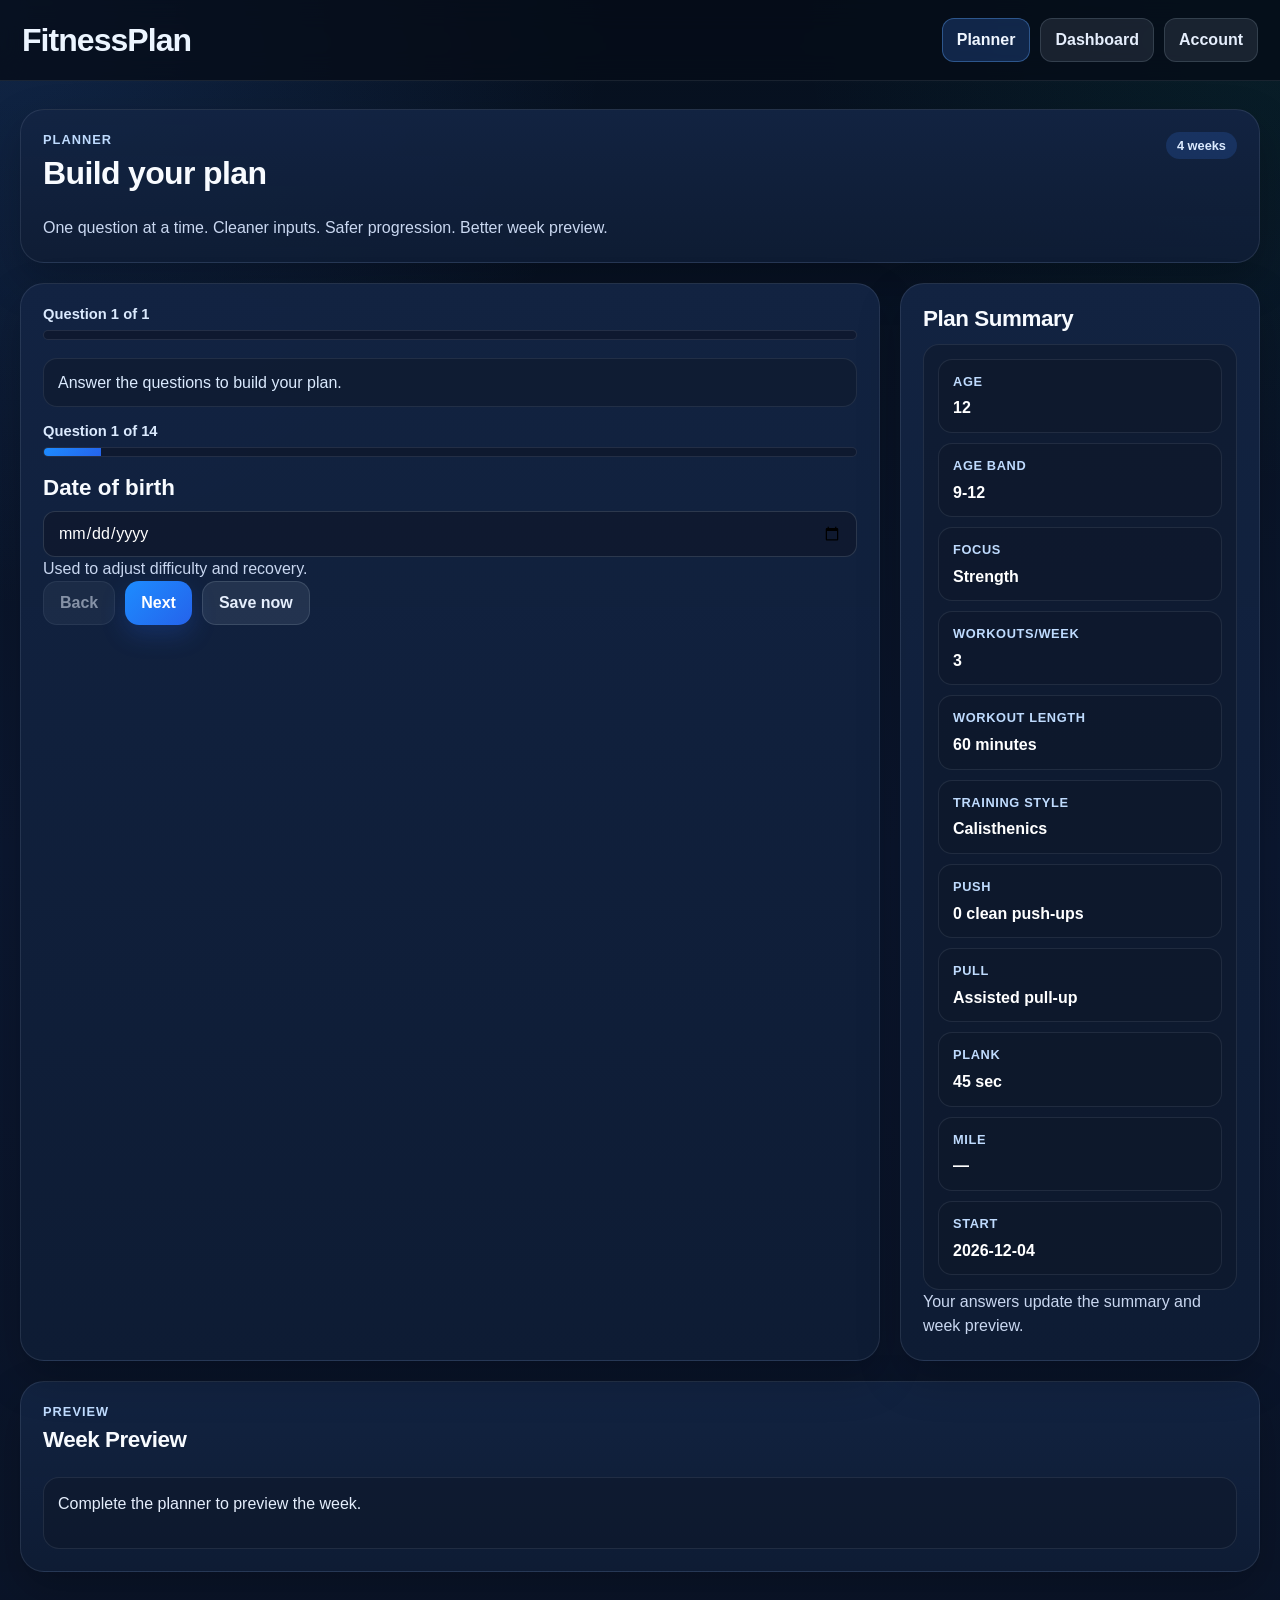
<file: index.html>
<!DOCTYPE html>
<html lang="en">
<head>
  <meta charset="UTF-8" />
  <meta name="viewport" content="width=device-width, initial-scale=1.0" />
  <title>FitnessPlan Planner</title>
  <link rel="stylesheet" href="./style.css" />
</head>
<body data-page="planner">
  <header class="topbar">
    <div class="brand">FitnessPlan</div>
    <div class="topbar-actions">
      <a class="nav-btn secondary active" href="./index.html?planner=1">Planner</a>
      <a class="nav-btn secondary" href="./dashboard.html">Dashboard</a>
      <a class="nav-btn secondary" href="./account-test.html">Account</a>
    </div>
  </header>

  <main class="container">
    <section class="card hero-card">
      <div class="section-title-row">
        <div>
          <p class="eyebrow">Planner</p>
          <h1>Build your plan</h1>
        </div>
        <span class="mini-pill">4 weeks</span>
      </div>
      <p class="helper">
        One question at a time. Cleaner inputs. Safer progression. Better week preview.
      </p>
    </section>

    <section class="planner-grid">
      <section class="card planner-card">
        <div class="stepper-top">
          <div class="stepper-counter" id="plannerStepCounter">Question 1 of 1</div>
          <div class="stepper-progress">
            <div class="stepper-progress-fill" id="plannerStepProgress"></div>
          </div>
        </div>

        <div id="plannerStatus" class="status-box">Answer the questions to build your plan.</div>

        <form id="plannerForm" novalidate>
          <section class="planner-step" id="step-dob">
            <label class="question-label" for="dob">Date of birth</label>
            <input id="dob" type="date" />
            <div class="field-help">
              This helps keep the plan safer and more appropriate.
            </div>
          </section>

          <section class="planner-step" id="step-focus">
            <label class="question-label">Primary focus</label>
            <div class="field-help">Pick up to 2.</div>
            <div class="tile-grid focus-grid">
              <button type="button" class="tile-btn" data-focus="endurance">Endurance</button>
              <button type="button" class="tile-btn" data-focus="strength">Strength</button>
              <button type="button" class="tile-btn" data-focus="cardio">Cardio</button>
              <button type="button" class="tile-btn" data-focus="flexibility">Flexibility</button>
            </div>
          </section>

          <section class="planner-step" id="step-endurance-type">
            <label class="question-label">What type of endurance?</label>
            <select id="enduranceType">
              <option value="running">Running</option>
              <option value="cycling">Cycling</option>
              <option value="swimming">Swimming</option>
            </select>
          </section>

          <section class="planner-step" id="step-days">
            <label class="question-label" for="daysPerWeek">Workouts per week</label>
            <select id="daysPerWeek">
              <option value="3">3 workouts</option>
              <option value="4">4 workouts</option>
              <option value="5">5 workouts</option>
            </select>
          </section>

          <section class="planner-step" id="step-session-length">
            <label class="question-label" for="sessionLength">Workout length</label>
            <select id="sessionLength">
              <option value="30">30 minutes</option>
              <option value="60" selected>60 minutes</option>
              <option value="90">90 minutes</option>
            </select>
          </section>

          <section class="planner-step" id="step-training-style">
            <label class="question-label">Training style</label>
            <div class="field-help">Pick all that apply.</div>
            <div class="tile-grid style-grid">
              <label class="check-tile">
                <input type="checkbox" class="style-check" value="calisthenics" />
                <span>Calisthenics</span>
              </label>
              <label class="check-tile">
                <input type="checkbox" class="style-check" value="weightlifting" />
                <span>Weightlifting</span>
              </label>
              <label class="check-tile">
                <input type="checkbox" class="style-check" value="machines" />
                <span>Machines</span>
              </label>
              <label class="check-tile">
                <input type="checkbox" class="style-check" value="isometrics" />
                <span>Isometrics</span>
              </label>
            </div>
          </section>

          <section class="planner-step" id="step-push-ability">
            <label class="question-label" for="pushupAbility">Can you do a push-up?</label>
            <select id="pushupAbility">
              <option value="yes">Yes</option>
              <option value="no">No</option>
            </select>
          </section>

          <section class="planner-step" id="step-push-max">
            <label class="question-label" for="pushupMax">Best clean push-up set</label>
            <input id="pushupMax" type="text" inputmode="numeric" placeholder="Example: 8" />
          </section>

          <section class="planner-step" id="step-push-variation">
            <label class="question-label" for="pushVariation">What is the hardest push-up variation you can do?</label>
            <select id="pushVariation">
              <option value="wall">Wall push-up</option>
              <option value="incline">Incline push-up</option>
              <option value="knee">Knee push-up</option>
            </select>
          </section>

          <section class="planner-step" id="step-pull-ability">
            <label class="question-label" for="pullupAbility">Can you do a pull-up?</label>
            <select id="pullupAbility">
              <option value="no" selected>No</option>
              <option value="yes">Yes</option>
            </select>
          </section>

          <section class="planner-step" id="step-pull-max">
            <label class="question-label" for="pullupMax">Best clean pull-up set</label>
            <input id="pullupMax" type="text" inputmode="numeric" placeholder="Example: 3" />
          </section>

          <section class="planner-step" id="step-pull-variation">
            <label class="question-label" for="pullVariation">What is the hardest pull variation you can do?</label>
            <select id="pullVariation">
              <option value="dead-hang">Dead hang</option>
              <option value="active-hang">Active hang</option>
              <option value="negative">Negative pull-up</option>
              <option value="banded">Band-assisted pull-up</option>
            </select>
          </section>

          <section class="planner-step" id="step-plank">
            <label class="question-label" for="plankMax">Best plank hold</label>
            <input id="plankMax" type="text" inputmode="numeric" placeholder="Example: 45" />
            <div class="field-help">Seconds.</div>
          </section>

          <section class="planner-step" id="step-mile">
            <label class="question-label" for="mileTime">Best mile time</label>
            <input id="mileTime" type="text" placeholder="Example: 8:05" />
            <div class="field-help">Required. This becomes your baseline mile record.</div>
          </section>

          <section class="planner-step" id="step-run-duration">
            <label class="question-label">Longest continuous run</label>
            <div class="split-input">
              <input id="longestRunDurationValue" type="text" inputmode="decimal" placeholder="Example: 20" />
              <select id="longestRunDurationUnit">
                <option value="minutes">Minutes</option>
                <option value="hours">Hours</option>
              </select>
            </div>
          </section>

          <section class="planner-step" id="step-run-distance">
            <label class="question-label">Longest run distance</label>
            <div class="split-input">
              <input id="longestRunDistanceValue" type="text" inputmode="decimal" placeholder="Example: 2" />
              <select id="longestRunDistanceUnit">
                <option value="miles">Miles</option>
                <option value="km">Kilometers</option>
              </select>
            </div>
          </section>

          <section class="planner-step" id="step-start-date">
            <label class="question-label" for="startDate">Planned start date</label>
            <input id="startDate" type="date" />
          </section>

          <div class="button-row planner-actions">
            <button id="plannerBackBtn" type="button" class="secondary">Back</button>
            <button id="plannerNextBtn" type="button">Next</button>
            <button id="generatePlanBtn" type="button" class="hidden">Generate plan</button>
          </div>
        </form>
      </section>

      <section class="card planner-summary-card">
        <h2>Plan Summary</h2>
        <div id="planSummaryPreview" class="preview-summary">No plan generated yet.</div>
        <div class="planner-note">Your answers update the summary and week preview.</div>
      </section>
    </section>

    <section class="card">
      <div class="section-title-row">
        <div>
          <p class="eyebrow">Preview</p>
          <h2>Week Preview</h2>
        </div>
      </div>
      <div id="schedulePreview" class="week-preview-grid"></div>
    </section>
  </main>

  <script src="./script.js"></script>
</body>
</html>
</file>
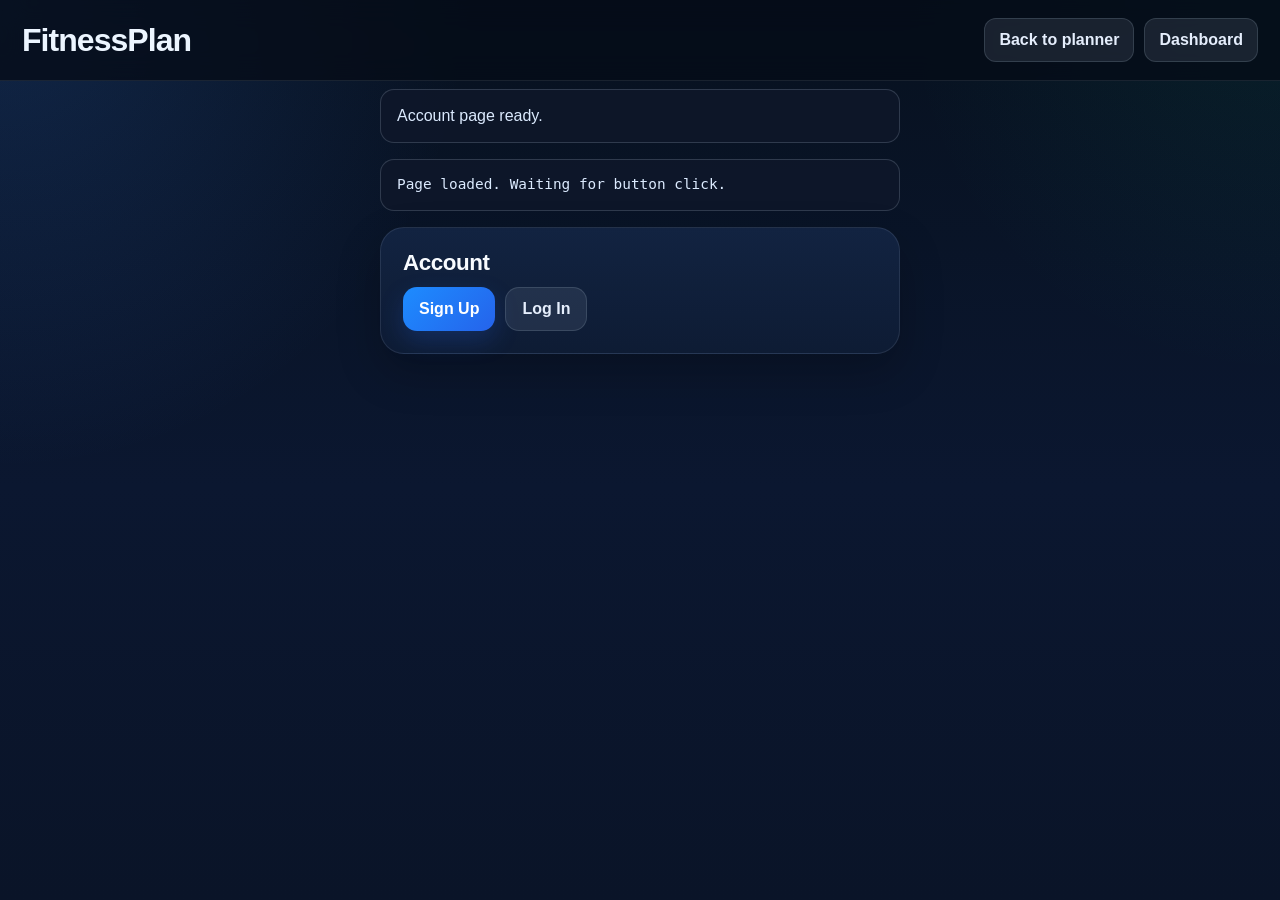
<file: account-test.html>
<!DOCTYPE html>
<html lang="en">
<head>
  <meta charset="UTF-8" />
  <meta name="viewport" content="width=device-width, initial-scale=1.0" />
  <title>FitnessPlan Account</title>
  <link rel="stylesheet" href="./style.css" />
  <style>
    .hidden { display: none !important; }

    .account-wrap {
      max-width: 560px;
      margin: 0 auto;
      padding: 8px 20px 40px;
    }

    .status-box,
    .debug-box {
      margin: 0 auto 16px;
      max-width: 560px;
      padding: 14px 16px;
      border-radius: 14px;
      background: rgba(15, 23, 42, 0.92);
      border: 1px solid rgba(148, 163, 184, 0.25);
      color: #dbeafe;
      line-height: 1.5;
      white-space: pre-wrap;
    }

    .status-box.ok { color: #86efac; }
    .status-box.bad { color: #fecaca; }

    .debug-box {
      font-family: monospace;
      font-size: 0.9rem;
      overflow-wrap: anywhere;
    }
  </style>
</head>
<body>
  <header class="topbar">
    <div class="brand">FitnessPlan</div>
    <div class="topbar-actions">
      <a class="nav-btn secondary" href="./index.html?planner=1">Back to planner</a>
      <a class="nav-btn secondary" href="./dashboard.html">Dashboard</a>
    </div>
  </header>

  <main class="account-wrap">
    <div id="statusBox" class="status-box">Account page ready.</div>
    <div id="debugBox" class="debug-box">Debug output will appear here.</div>

    <section class="card" id="homeCard">
      <h2>Account</h2>
      <div class="button-row">
        <button type="button" onclick="showSignupCard()">Sign Up</button>
        <button type="button" class="secondary" onclick="showLoginCard()">Log In</button>
      </div>
    </section>

    <section class="card hidden" id="signupCard">
      <h2>Create your account</h2>

      <label for="signupName">Username</label>
      <input id="signupName" type="text" placeholder="Username" />

      <label for="signupEmail">Email</label>
      <input id="signupEmail" type="email" placeholder="Email" />

      <label for="signupPassword">Password</label>
      <input id="signupPassword" type="password" placeholder="Password" />

      <label for="signupDob">Date of birth</label>
      <input id="signupDob" type="text" inputmode="numeric" placeholder="YYYY-MM-DD" />

      <div class="button-row">
        <button type="button" id="signupBtn" onclick="handleSignup()">Create Account</button>
        <button type="button" class="secondary" onclick="showHomeCard()">Back</button>
      </div>
    </section>

    <section class="card hidden" id="loginCard">
      <h2>Welcome back</h2>

      <label for="loginEmail">Email</label>
      <input id="loginEmail" type="email" placeholder="Email" />

      <label for="loginPassword">Password</label>
      <input id="loginPassword" type="password" placeholder="Password" />

      <div class="button-row">
        <button type="button" id="loginBtn" onclick="handleLogin()">Log In</button>
        <button type="button" class="secondary" onclick="showHomeCard()">Back</button>
      </div>
    </section>
  </main>

  <script>
    const API = "https://fitnessplan-backend.cosmowind2013.workers.dev";

    function setStatus(message, type = "") {
      const box = document.getElementById("statusBox");
      box.textContent = message;
      box.className = "status-box";
      if (type) box.classList.add(type);
    }

    function setDebug(message) {
      document.getElementById("debugBox").textContent = message;
    }

    function showHomeCard() {
      document.getElementById("homeCard").classList.remove("hidden");
      document.getElementById("signupCard").classList.add("hidden");
      document.getElementById("loginCard").classList.add("hidden");
      setStatus("Choose Sign Up or Log In.");
    }

    function showSignupCard() {
      document.getElementById("homeCard").classList.add("hidden");
      document.getElementById("signupCard").classList.remove("hidden");
      document.getElementById("loginCard").classList.add("hidden");
      setStatus("Fill out the fields, then click Create Account.");
    }

    function showLoginCard() {
      document.getElementById("homeCard").classList.add("hidden");
      document.getElementById("signupCard").classList.add("hidden");
      document.getElementById("loginCard").classList.remove("hidden");
      setStatus("Enter your email and password, then click Log In.");
    }

    function normalizeDateInput(value) {
      const digits = value.replace(/\D/g, "").slice(0, 8);
      if (digits.length <= 4) return digits;
      if (digits.length <= 6) return `${digits.slice(0, 4)}-${digits.slice(4)}`;
      return `${digits.slice(0, 4)}-${digits.slice(4, 6)}-${digits.slice(6, 8)}`;
    }

    function isValidDob(value) {
      if (!/^\d{4}-\d{2}-\d{2}$/.test(value)) return false;
      const d = new Date(`${value}T12:00:00`);
      return !Number.isNaN(d.getTime());
    }

    async function handleSignup() {
      const btn = document.getElementById("signupBtn");

      const displayName = document.getElementById("signupName").value.trim();
      const email = document.getElementById("signupEmail").value.trim().toLowerCase();
      const password = document.getElementById("signupPassword").value;
      const dob = document.getElementById("signupDob").value.trim();

      setDebug("Button clicked.");

      if (!displayName || !email || !password || !dob) {
        setStatus("Please fill out username, email, password, and date of birth.", "bad");
        setDebug("Blocked before request: missing fields.");
        return;
      }

      if (!isValidDob(dob)) {
        setStatus("Date of birth must be in YYYY-MM-DD format.", "bad");
        setDebug("Blocked before request: DOB format invalid.");
        return;
      }

      setStatus("Creating account...");
      setDebug(`Sending POST to ${API}/signup ...`);
      btn.disabled = true;

      try {
        const response = await fetch(`${API}/signup`, {
          method: "POST",
          headers: {
            "Content-Type": "application/json"
          },
          body: JSON.stringify({
            displayName,
            email,
            password,
            dob
          })
        });

        const rawText = await response.text();
        setDebug(`HTTP ${response.status}\n\n${rawText}`);

        let data;
        try {
          data = JSON.parse(rawText);
        } catch {
          data = { ok: false, error: rawText || "Non-JSON response." };
        }

        if (data.ok && data.token && data.user) {
          localStorage.setItem("fitnessplan_token", data.token);
          localStorage.setItem("fitnessplan_user", JSON.stringify(data.user));
          setStatus(`Account created. Signed in as ${data.user.username}.`, "ok");
          window.location.href = "./dashboard.html";
          return;
        }

        setStatus(data.error || "Signup failed.", "bad");
      } catch (error) {
        setStatus(`Signup failed: ${error.message}`, "bad");
        setDebug(`Fetch error:\n${String(error)}`);
      } finally {
        btn.disabled = false;
      }
    }

    async function handleLogin() {
      const btn = document.getElementById("loginBtn");

      const email = document.getElementById("loginEmail").value.trim().toLowerCase();
      const password = document.getElementById("loginPassword").value;

      setDebug("Login button clicked.");

      if (!email || !password) {
        setStatus("Please enter email and password.", "bad");
        setDebug("Blocked before request: missing login fields.");
        return;
      }

      setStatus("Logging in...");
      setDebug(`Sending POST to ${API}/login ...`);
      btn.disabled = true;

      try {
        const response = await fetch(`${API}/login`, {
          method: "POST",
          headers: {
            "Content-Type": "application/json"
          },
          body: JSON.stringify({ email, password })
        });

        const rawText = await response.text();
        setDebug(`HTTP ${response.status}\n\n${rawText}`);

        let data;
        try {
          data = JSON.parse(rawText);
        } catch {
          data = { ok: false, error: rawText || "Non-JSON response." };
        }

        if (data.ok && data.token && data.user) {
          localStorage.setItem("fitnessplan_token", data.token);
          localStorage.setItem("fitnessplan_user", JSON.stringify(data.user));
          setStatus(`Logged in as ${data.user.username}.`, "ok");
          window.location.href = "./dashboard.html";
          return;
        }

        setStatus(data.error || "Login failed.", "bad");
      } catch (error) {
        setStatus(`Login failed: ${error.message}`, "bad");
        setDebug(`Fetch error:\n${String(error)}`);
      } finally {
        btn.disabled = false;
      }
    }

    document.addEventListener("DOMContentLoaded", () => {
      const signupDob = document.getElementById("signupDob");
      if (signupDob) {
        signupDob.addEventListener("input", (e) => {
          e.target.value = normalizeDateInput(e.target.value);
        });
      }

      ["signupName", "signupEmail", "signupPassword", "signupDob"].forEach((id) => {
        const input = document.getElementById(id);
        if (!input) return;
        input.addEventListener("keydown", (event) => {
          if (event.key === "Enter") {
            event.preventDefault();
            handleSignup();
          }
        });
      });

      ["loginEmail", "loginPassword"].forEach((id) => {
        const input = document.getElementById(id);
        if (!input) return;
        input.addEventListener("keydown", (event) => {
          if (event.key === "Enter") {
            event.preventDefault();
            handleLogin();
          }
        });
      });

      setStatus("Account page ready.");
      setDebug("Page loaded. Waiting for button click.");
    });
  </script>
</body>
</html>
</file>
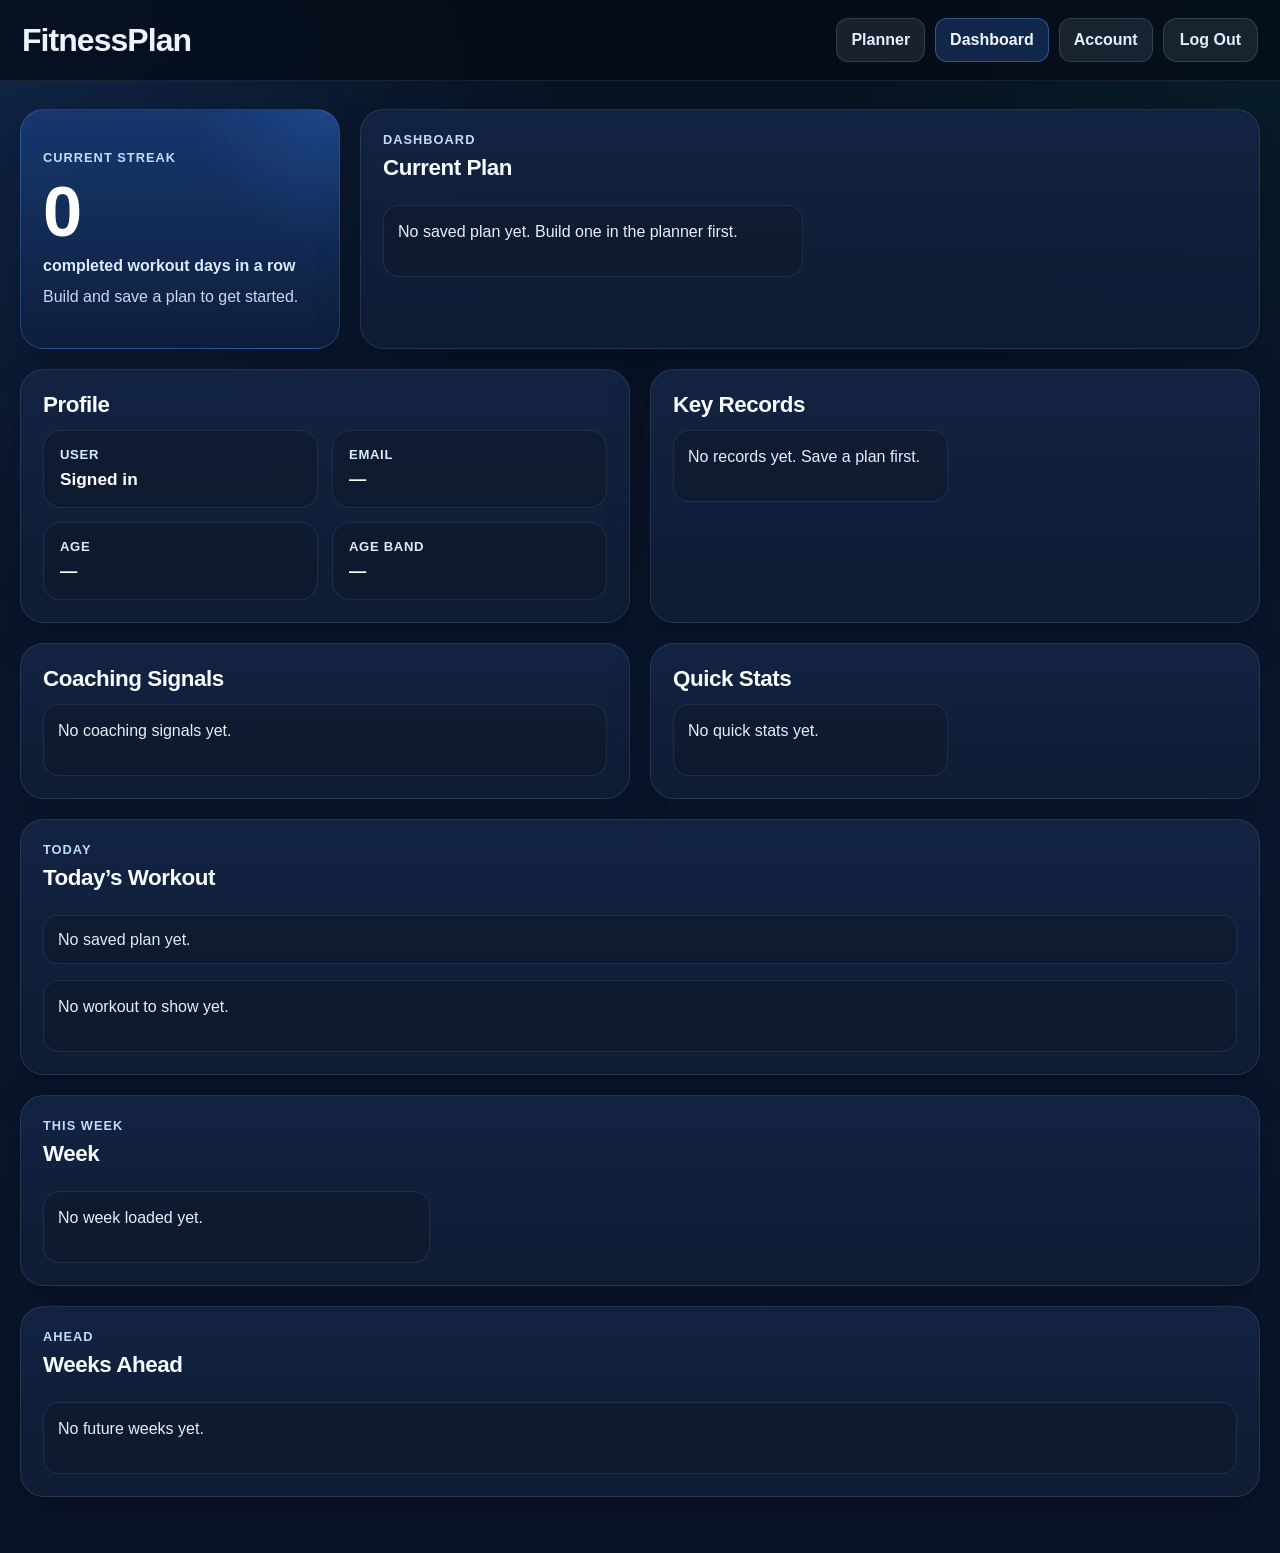
<file: dashboard.html>
<!DOCTYPE html>
<html lang="en">
<head>
  <meta charset="UTF-8" />
  <meta name="viewport" content="width=device-width, initial-scale=1.0" />
  <title>FitnessPlan Dashboard</title>
  <link rel="stylesheet" href="./style.css" />
</head>
<body data-page="dashboard">
  <header class="topbar">
    <div class="brand">FitnessPlan</div>
    <div class="topbar-actions">
      <a class="nav-btn secondary" href="./index.html?planner=1">Planner</a>
      <a class="nav-btn secondary active" href="./dashboard.html">Dashboard</a>
      <a class="nav-btn secondary" href="./account-test.html">Account</a>
      <button class="secondary" id="logoutBtn" type="button">Log Out</button>
    </div>
  </header>

  <main class="container dashboard-shell">
    <section class="hero-grid">
      <section class="card streak-hero">
        <div class="eyebrow">Current streak</div>
        <div class="streak-main" id="currentStreakNumber">0</div>
        <div class="streak-label">completed workout days in a row</div>
        <div class="streak-sub" id="currentStreakText">Build and save a plan to get started.</div>
      </section>

      <section class="card">
        <div class="section-title-row">
          <div>
            <p class="eyebrow">Dashboard</p>
            <h2>Current Plan</h2>
          </div>
        </div>
        <div id="currentPlanBox" class="plan-summary-grid">
          <div class="empty-box">No saved plan yet. Build one in the planner first.</div>
        </div>
      </section>
    </section>

    <section class="dashboard-grid two-up">
      <section class="card">
        <h2>Profile</h2>
        <div id="profileBox" class="profile-grid">
          <div class="empty-box">No profile loaded yet.</div>
        </div>
      </section>

      <section class="card">
        <h2>Key Records</h2>
        <div id="recordsBox" class="records-grid">
          <div class="empty-box">No records yet.</div>
        </div>
      </section>
    </section>

    <section class="dashboard-grid two-up">
      <section class="card">
        <h2>Coaching Signals</h2>
        <div id="signalsBox" class="empty-box">No coaching signals yet.</div>
      </section>

      <section class="card">
        <h2>Quick Stats</h2>
        <div id="quickStatsBox" class="profile-grid">
          <div class="empty-box">No quick stats yet.</div>
        </div>
      </section>
    </section>

    <section class="card">
      <div class="section-title-row">
        <div>
          <p class="eyebrow">Today</p>
          <h2>Today’s Workout</h2>
        </div>
      </div>
      <div id="todayStatus" class="status-box">No workout loaded yet.</div>
      <div id="todayBox" class="today-wrap">
        <div class="empty-box">No workout to show yet.</div>
      </div>
    </section>

    <section class="card">
      <div class="section-title-row">
        <div>
          <p class="eyebrow">This week</p>
          <h2 id="weekTitle">Week</h2>
        </div>
      </div>
      <div id="weekTrackerBox" class="week-grid">
        <div class="empty-box">No week loaded yet.</div>
      </div>
    </section>

    <section class="card">
      <div class="section-title-row">
        <div>
          <p class="eyebrow">Ahead</p>
          <h2>Weeks Ahead</h2>
        </div>
      </div>
      <div id="weeksAheadBox" class="weeks-ahead-wrap">
        <div class="empty-box">No future weeks yet.</div>
      </div>
    </section>
  </main>

  <script src="./script.js"></script>
</body>
</html>
</file>
<file: style.css>
* {
  box-sizing: border-box;
}

html,
body {
  margin: 0;
  padding: 0;
  min-height: 100%;
  font-family: Arial, sans-serif;
  background:
    radial-gradient(circle at top left, rgba(59, 130, 246, 0.18), transparent 30%),
    radial-gradient(circle at top right, rgba(16, 185, 129, 0.08), transparent 24%),
    linear-gradient(180deg, #07111f 0%, #0b1730 54%, #0a1428 100%);
  color: #f8fbff;
}

body {
  min-height: 100vh;
}

a {
  color: inherit;
  text-decoration: none;
}

button,
input,
select,
textarea {
  font: inherit;
}

button {
  border: 0;
  border-radius: 14px;
  padding: 12px 16px;
  background: linear-gradient(135deg, #1d8cff, #2563eb);
  color: white;
  font-weight: 800;
  cursor: pointer;
  transition: transform 0.15s ease, opacity 0.15s ease, box-shadow 0.15s ease;
  box-shadow: 0 10px 24px rgba(37, 99, 235, 0.22);
}

button:hover:not(:disabled) {
  transform: translateY(-1px);
}

button:disabled {
  opacity: 0.55;
  cursor: not-allowed;
  box-shadow: none;
}

button.secondary,
.nav-btn.secondary {
  background: rgba(148, 163, 184, 0.14);
  color: #e5eefc;
  border: 1px solid rgba(148, 163, 184, 0.22);
  box-shadow: none;
}

.nav-btn.secondary.active {
  background: rgba(59, 130, 246, 0.22);
  border-color: rgba(96, 165, 250, 0.38);
  color: #eff6ff;
}

input,
select,
textarea {
  width: 100%;
  padding: 12px 14px;
  border-radius: 12px;
  border: 1px solid rgba(148, 163, 184, 0.22);
  background: rgba(15, 23, 42, 0.68);
  color: #ffffff;
  outline: none;
}

input::placeholder,
textarea::placeholder {
  color: #9fb3d9;
}

input:focus,
select:focus,
textarea:focus {
  border-color: rgba(96, 165, 250, 0.85);
  box-shadow: 0 0 0 3px rgba(59, 130, 246, 0.16);
}

textarea {
  resize: vertical;
}

label {
  display: block;
  margin: 12px 0 6px;
  color: #d9e7ff;
  font-weight: 700;
}

.hidden {
  display: none !important;
}

.topbar {
  display: flex;
  justify-content: space-between;
  align-items: center;
  gap: 16px;
  padding: 18px 22px;
  position: sticky;
  top: 0;
  z-index: 20;
  backdrop-filter: blur(14px);
  background: rgba(6, 12, 24, 0.78);
  border-bottom: 1px solid rgba(148, 163, 184, 0.14);
}

.brand {
  font-size: 2rem;
  font-weight: 900;
  letter-spacing: -0.03em;
  color: #ecf5ff;
}

.topbar-actions {
  display: flex;
  flex-wrap: wrap;
  gap: 10px;
  align-items: center;
}

.nav-btn {
  display: inline-flex;
  align-items: center;
  justify-content: center;
  min-height: 44px;
  padding: 10px 14px;
  border-radius: 12px;
  font-weight: 800;
}

.container {
  width: min(1240px, calc(100% - 28px));
  margin: 28px auto 56px;
}

.card {
  background: linear-gradient(180deg, rgba(19, 36, 67, 0.94), rgba(15, 29, 53, 0.92));
  border: 1px solid rgba(148, 163, 184, 0.16);
  border-radius: 24px;
  padding: 22px;
  box-shadow: 0 18px 44px rgba(0, 0, 0, 0.22);
}

.hero-card {
  margin-bottom: 20px;
}

h1,
h2,
h3,
h4 {
  margin: 0 0 12px;
  line-height: 1.15;
  letter-spacing: -0.02em;
}

h1 {
  font-size: 2rem;
  font-weight: 900;
}

h2 {
  font-size: 1.4rem;
  font-weight: 850;
}

h3 {
  font-size: 1.08rem;
  font-weight: 800;
}

p {
  margin: 0;
}

.eyebrow {
  font-size: 0.8rem;
  text-transform: uppercase;
  letter-spacing: 0.08em;
  color: #bfdbfe;
  font-weight: 800;
  margin-bottom: 8px;
}

.helper,
.field-help,
.small-note,
.planner-note {
  color: #c9d7f0;
  line-height: 1.5;
}

.section-title-row {
  display: flex;
  justify-content: space-between;
  align-items: flex-start;
  gap: 12px;
  margin-bottom: 12px;
}

.mini-pill {
  display: inline-flex;
  align-items: center;
  justify-content: center;
  padding: 6px 11px;
  border-radius: 999px;
  background: rgba(59, 130, 246, 0.18);
  color: #dbeafe;
  font-size: 0.8rem;
  font-weight: 800;
  white-space: nowrap;
}

.status-box {
  margin-bottom: 16px;
  min-height: 22px;
  line-height: 1.45;
  color: #dbeafe;
  white-space: pre-wrap;
  padding: 12px 14px;
  border-radius: 14px;
  background: rgba(15, 23, 42, 0.52);
  border: 1px solid rgba(148, 163, 184, 0.14);
}

.status-box.ok {
  color: #9ae6b4;
}

.status-box.bad {
  color: #fecaca;
}

.empty-box,
.preview-summary {
  min-height: 72px;
  padding: 14px;
  border-radius: 16px;
  background: rgba(15, 23, 42, 0.52);
  border: 1px solid rgba(148, 163, 184, 0.14);
  color: #e5eefc;
  line-height: 1.55;
}

.planner-grid {
  display: grid;
  grid-template-columns: minmax(0, 1fr) 360px;
  gap: 20px;
  margin-bottom: 20px;
}

.planner-card,
.planner-summary-card {
  min-height: 520px;
}

.stepper-top {
  margin-bottom: 18px;
}

.stepper-counter {
  font-size: 0.92rem;
  font-weight: 800;
  color: #dbeafe;
  margin-bottom: 8px;
}

.stepper-progress {
  height: 10px;
  border-radius: 999px;
  background: rgba(15, 23, 42, 0.72);
  overflow: hidden;
  border: 1px solid rgba(148, 163, 184, 0.16);
}

.stepper-progress-fill {
  height: 100%;
  width: 0%;
  background: linear-gradient(135deg, #1d8cff, #2563eb);
  transition: width 0.2s ease;
}

.planner-step {
  display: none;
}

.planner-step.active {
  display: block;
}

.question-label {
  display: block;
  font-size: 1.4rem;
  font-weight: 900;
  color: #f8fbff;
  margin-bottom: 10px;
}

.tile-grid {
  display: grid;
  gap: 10px;
  margin-top: 10px;
}

.focus-grid {
  grid-template-columns: repeat(2, minmax(0, 1fr));
}

.style-grid {
  grid-template-columns: repeat(2, minmax(0, 1fr));
}

.tile-btn {
  width: 100%;
  padding: 14px 16px;
  border-radius: 16px;
  background: rgba(15, 23, 42, 0.58);
  border: 1px solid rgba(148, 163, 184, 0.18);
  color: #eff6ff;
  font-weight: 800;
  box-shadow: none;
}

.tile-btn.active {
  background: rgba(37, 99, 235, 0.28);
  border-color: rgba(96, 165, 250, 0.42);
}

.check-tile {
  display: flex;
  align-items: center;
  gap: 10px;
  padding: 14px 16px;
  margin: 0;
  border-radius: 16px;
  background: rgba(15, 23, 42, 0.58);
  border: 1px solid rgba(148, 163, 184, 0.18);
  color: #eff6ff;
  font-weight: 700;
  cursor: pointer;
}

.check-tile input {
  width: auto;
  margin: 0;
}

.split-input {
  display: grid;
  grid-template-columns: 1fr 160px;
  gap: 10px;
}

.button-row {
  display: flex;
  flex-wrap: wrap;
  gap: 10px;
}

.planner-actions {
  margin-top: 18px;
}

.summary-list {
  display: grid;
  gap: 10px;
}

.summary-item {
  border-radius: 14px;
  background: rgba(15, 23, 42, 0.52);
  border: 1px solid rgba(148, 163, 184, 0.14);
  padding: 12px 14px;
}

.summary-label {
  font-size: 0.8rem;
  text-transform: uppercase;
  letter-spacing: 0.05em;
  color: #bfdbfe;
  font-weight: 800;
  margin-bottom: 6px;
}

.summary-value {
  font-size: 1rem;
  font-weight: 800;
  color: #fff;
  line-height: 1.4;
  word-break: break-word;
}

.week-preview-grid {
  display: grid;
  gap: 14px;
}

.preview-week {
  padding: 16px;
  border-radius: 18px;
  background: rgba(15, 23, 42, 0.62);
  border: 1px solid rgba(148, 163, 184, 0.15);
}

.preview-week-title {
  font-weight: 900;
  font-size: 1.08rem;
  margin-bottom: 10px;
  color: #f8fbff;
}

.preview-workout-list {
  display: grid;
  gap: 10px;
}

.preview-workout {
  padding: 12px;
  border-radius: 14px;
  background: rgba(2, 6, 23, 0.35);
  border: 1px solid rgba(148, 163, 184, 0.12);
}

.preview-workout-top {
  display: flex;
  justify-content: space-between;
  align-items: flex-start;
  gap: 10px;
  margin-bottom: 6px;
}

.preview-workout-name {
  font-weight: 800;
  color: #fff;
}

.preview-workout-sub {
  color: #cbd5e1;
  font-size: 0.92rem;
  line-height: 1.45;
}

.preview-badge {
  padding: 5px 10px;
  border-radius: 999px;
  background: rgba(59, 130, 246, 0.18);
  color: #dbeafe;
  font-size: 0.8rem;
  font-weight: 800;
  white-space: nowrap;
}

.preview-badge.warn {
  background: rgba(245, 158, 11, 0.18);
  color: #fde68a;
}

.dashboard-shell {
  display: grid;
  gap: 20px;
}

.hero-grid {
  display: grid;
  grid-template-columns: 320px 1fr;
  gap: 20px;
}

.streak-hero {
  display: flex;
  flex-direction: column;
  justify-content: center;
  min-height: 240px;
  background:
    radial-gradient(circle at top right, rgba(59, 130, 246, 0.20), transparent 36%),
    linear-gradient(180deg, rgba(23, 56, 112, 0.98), rgba(14, 31, 60, 0.94));
  border: 1px solid rgba(96, 165, 250, 0.25);
}

.streak-main {
  font-size: 4.4rem;
  font-weight: 900;
  line-height: 1;
  color: #ffffff;
  margin: 4px 0 10px;
}

.streak-label {
  font-size: 1rem;
  font-weight: 800;
  color: #dbeafe;
}

.streak-sub {
  margin-top: 10px;
  color: #c9d7f0;
  line-height: 1.45;
}

.dashboard-grid.two-up {
  display: grid;
  grid-template-columns: 1fr 1fr;
  gap: 20px;
}

.profile-grid,
.plan-summary-grid {
  display: grid;
  grid-template-columns: repeat(2, minmax(0, 1fr));
  gap: 14px;
}

.info-card {
  border-radius: 18px;
  background: rgba(15, 23, 42, 0.52);
  border: 1px solid rgba(148, 163, 184, 0.14);
  padding: 16px;
}

.info-label {
  font-size: 0.82rem;
  text-transform: uppercase;
  letter-spacing: 0.05em;
  color: #dbeafe;
  font-weight: 800;
  margin-bottom: 6px;
}

.info-value {
  font-size: 1.08rem;
  line-height: 1.35;
  font-weight: 800;
  color: #fff;
  word-break: break-word;
}

.info-sub {
  margin-top: 8px;
  color: #c9d7f0;
  line-height: 1.45;
  font-size: 0.95rem;
}

.records-grid {
  display: grid;
  grid-template-columns: repeat(2, minmax(0, 1fr));
  gap: 14px;
}

.record-card {
  border-radius: 18px;
  background: rgba(15, 23, 42, 0.52);
  border: 1px solid rgba(148, 163, 184, 0.14);
  padding: 16px;
  min-height: 148px;
}

.record-title {
  font-size: 0.82rem;
  text-transform: uppercase;
  letter-spacing: 0.05em;
  color: #bfdbfe;
  font-weight: 800;
  margin-bottom: 10px;
}

.record-value {
  font-size: 1.7rem;
  font-weight: 900;
  color: #fff;
  line-height: 1.1;
  margin-bottom: 10px;
}

.record-note {
  font-size: 0.94rem;
  color: #d6e4f8;
  line-height: 1.45;
}

.today-wrap {
  display: grid;
  gap: 14px;
}

.today-card,
.readiness-box,
.exercise-box,
.session-block {
  border-radius: 16px;
  background: rgba(10, 19, 36, 0.40);
  border: 1px solid rgba(148, 163, 184, 0.12);
  padding: 14px;
}

.block-title {
  font-size: 0.92rem;
  text-transform: uppercase;
  letter-spacing: 0.04em;
  color: #bfd7ff;
  font-weight: 800;
  margin-bottom: 10px;
}

.day-top,
.exercise-head,
.preview-workout-top {
  display: flex;
  justify-content: space-between;
  align-items: flex-start;
  gap: 14px;
}

.day-label,
.exercise-name {
  font-size: 1.08rem;
  line-height: 1.15;
  font-weight: 900;
  color: #fff;
}

.day-title,
.exercise-sub,
.day-meta {
  color: #dce8fa;
  line-height: 1.45;
}

.day-meta {
  font-size: 0.92rem;
  margin-top: 6px;
}

.badge,
.chip {
  display: inline-flex;
  align-items: center;
  justify-content: center;
  padding: 7px 11px;
  border-radius: 999px;
  font-size: 0.8rem;
  font-weight: 800;
  white-space: nowrap;
}

.badge,
.chip {
  background: rgba(59, 130, 246, 0.18);
  color: #dbeafe;
}

.badge.warn {
  background: rgba(245, 158, 11, 0.18);
  color: #fde68a;
}

.chip.neutral {
  background: rgba(148, 163, 184, 0.18);
  color: #e2e8f0;
}

.readiness-grid {
  display: grid;
  grid-template-columns: repeat(3, minmax(0, 1fr));
  gap: 12px;
}

.track-list {
  display: grid;
  gap: 10px;
}

.track-item {
  display: flex;
  align-items: center;
  gap: 10px;
  padding: 10px 12px;
  border-radius: 12px;
  background: rgba(15, 23, 42, 0.58);
  border: 1px solid rgba(148, 163, 184, 0.14);
}

.track-item input[type="checkbox"] {
  width: auto;
  margin: 0;
}

.exercise-meta {
  display: flex;
  flex-wrap: wrap;
  gap: 8px;
  margin: 8px 0 10px;
}

.meta-pill {
  display: inline-flex;
  align-items: center;
  justify-content: center;
  padding: 6px 10px;
  border-radius: 999px;
  background: rgba(30, 41, 59, 0.9);
  color: #dbeafe;
  font-size: 0.82rem;
  font-weight: 700;
}

.goal-load-box {
  margin: 12px 0;
  padding: 12px 14px;
  border-radius: 14px;
  background: rgba(15, 23, 42, 0.58);
  border: 1px solid rgba(148, 163, 184, 0.14);
  color: #e5eefc;
  line-height: 1.45;
}

.set-grid {
  display: grid;
  grid-template-columns: 72px 1fr 120px;
  gap: 10px;
  align-items: center;
}

.set-grid.header {
  font-weight: 800;
  color: #dbeafe;
  margin-bottom: 6px;
}

.set-goal {
  font-weight: 700;
  color: #fff;
}

.load-grid {
  display: grid;
  grid-template-columns: 180px 1fr;
  gap: 10px;
  margin-top: 12px;
}

.small-input {
  margin: 0;
  padding: 10px 12px;
  width: 100%;
  border-radius: 12px;
  border: 1px solid rgba(148, 163, 184, 0.25);
  background: rgba(15, 23, 42, 0.72);
  color: #fff;
}

.small-textarea {
  width: 100%;
  min-height: 72px;
  padding: 10px 12px;
  border-radius: 12px;
  border: 1px solid rgba(148, 163, 184, 0.25);
  background: rgba(15, 23, 42, 0.72);
  color: #fff;
}

.week-grid {
  display: grid;
  grid-template-columns: repeat(3, minmax(0, 1fr));
  gap: 16px;
}

.week-card,
.week-mini-card {
  border-radius: 18px;
  padding: 16px;
  background: rgba(14, 26, 49, 0.72);
  border: 1px solid rgba(148, 163, 184, 0.15);
}

.week-card-title,
.week-mini-label {
  font-size: 1rem;
  font-weight: 900;
  color: #fff;
  margin-bottom: 6px;
}

.week-card-sub,
.week-mini-sub {
  color: #d6e4f8;
  font-size: 0.93rem;
  line-height: 1.45;
}

.weeks-ahead-wrap {
  display: grid;
  gap: 18px;
}

.week-section {
  display: grid;
  gap: 12px;
}

.week-title {
  font-size: 1.08rem;
  font-weight: 900;
  color: #fff;
}

.week-mini-grid {
  display: grid;
  grid-template-columns: repeat(3, minmax(0, 1fr));
  gap: 12px;
}

@media (max-width: 1080px) {
  .hero-grid,
  .dashboard-grid.two-up,
  .planner-grid {
    grid-template-columns: 1fr;
  }

  .planner-card,
  .planner-summary-card {
    min-height: auto;
  }
}

@media (max-width: 900px) {
  .profile-grid,
  .plan-summary-grid,
  .records-grid,
  .week-grid,
  .week-mini-grid,
  .readiness-grid,
  .load-grid,
  .set-grid,
  .focus-grid,
  .style-grid,
  .split-input {
    grid-template-columns: 1fr;
  }
}

@media (max-width: 720px) {
  .container {
    width: min(100% - 16px, 100%);
  }

  .topbar {
    padding: 14px 14px;
  }

  .brand {
    font-size: 1.5rem;
  }

  .section-title-row,
  .day-top,
  .exercise-head,
  .preview-workout-top {
    flex-direction: column;
    align-items: flex-start;
  }

  .button-row,
  .topbar-actions {
    flex-direction: column;
    align-items: stretch;
  }

  .streak-main {
    font-size: 3.4rem;
  }
}
</file>
